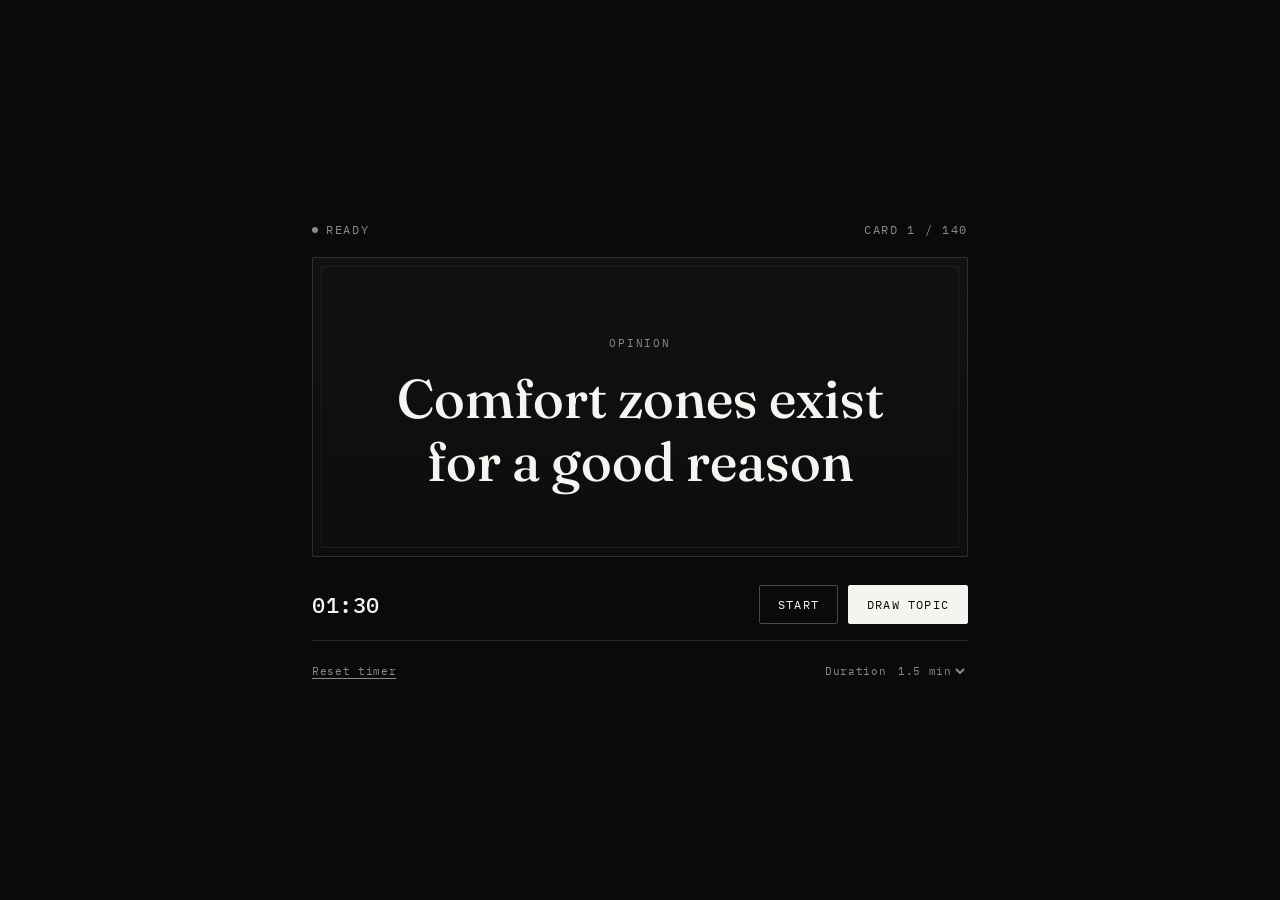
<file: speak.html>
<!DOCTYPE html>
<html lang="en">
<head>
<meta charset="UTF-8">
<meta name="viewport" content="width=device-width, initial-scale=1.0">
<title>Speak — impromptu practice</title>
<link rel="preconnect" href="https://fonts.googleapis.com">
<link rel="preconnect" href="https://fonts.gstatic.com" crossorigin>
<link href="https://fonts.googleapis.com/css2?family=Fraunces:opsz,wght@9..144,300;9..144,500;9..144,600&family=IBM+Plex+Mono:wght@400;500&display=swap" rel="stylesheet">
<style>
  :root{
    --ink:#0a0a0a;
    --paper:#f5f4f0;
    --paper-dim:#e9e7e0;
    --gray:#8a8a85;
    --line:#2a2a2a22;
  }
  *{box-sizing:border-box;}
  html,body{margin:0;padding:0;}
  body{
    background:var(--ink);
    color:var(--paper);
    font-family:'IBM Plex Mono', monospace;
    min-height:100vh;
    display:flex;
    align-items:center;
    justify-content:center;
    overflow-x:hidden;
  }

  .stage{
    width:100%;
    max-width:720px;
    padding:32px;
  }

  .eyebrow{
    display:flex;
    justify-content:space-between;
    align-items:baseline;
    font-size:12px;
    letter-spacing:0.14em;
    text-transform:uppercase;
    color:var(--gray);
    margin-bottom:20px;
  }
  .eyebrow .dot{
    display:inline-block;
    width:6px;
    height:6px;
    border-radius:50%;
    background:var(--gray);
    margin-right:8px;
    position:relative;
    top:-1px;
  }
  .dot.live{background:var(--paper);}

  .card{
    position:relative;
    border:1px solid #ffffff22;
    background:linear-gradient(180deg,#111 0%, #0d0d0d 100%);
    border-radius:2px;
    padding:64px 40px 48px;
    min-height:300px;
    display:flex;
    flex-direction:column;
    align-items:center;
    justify-content:center;
    text-align:center;
  }
  .card::before{
    content:"";
    position:absolute;
    inset:8px;
    border:1px solid #ffffff10;
    pointer-events:none;
  }

  .card-label{
    font-size:11px;
    letter-spacing:0.18em;
    text-transform:uppercase;
    color:var(--gray);
    margin-bottom:18px;
  }

  .topic{
    font-family:'Fraunces', serif;
    font-weight:500;
    font-size:clamp(2rem, 7vw, 3.4rem);
    line-height:1.15;
    color:var(--paper);
    max-width:520px;
  }

  @keyframes cardIn{
    0%{ opacity:0; transform:translateY(14px) rotate(-0.6deg); }
    100%{ opacity:1; transform:translateY(0) rotate(0deg); }
  }
  .card.animate{
    animation:cardIn 0.38s cubic-bezier(.2,.8,.2,1);
  }

  .controls{
    display:flex;
    align-items:center;
    justify-content:space-between;
    margin-top:28px;
    gap:16px;
    flex-wrap:wrap;
  }

  .timer{
    font-family:'IBM Plex Mono', monospace;
    font-size:15px;
    letter-spacing:0.04em;
    color:var(--paper);
    display:flex;
    align-items:center;
    gap:10px;
  }
  .timer .clock{
    font-size:22px;
    font-weight:500;
    min-width:64px;
  }
  .timer.warn .clock{color:#e0d9c8;}
  .timer.done .clock{color:var(--paper);}

  .bar{
    width:100%;
    height:1px;
    background:#ffffff20;
    margin-top:16px;
    position:relative;
  }
  .bar-fill{
    position:absolute;
    left:0; top:0; bottom:0;
    background:var(--paper);
    width:0%;
    transition:width 1s linear;
  }

  button{
    font-family:'IBM Plex Mono', monospace;
    background:transparent;
    color:var(--paper);
    border:1px solid #ffffff40;
    padding:11px 18px;
    font-size:12px;
    letter-spacing:0.1em;
    text-transform:uppercase;
    cursor:pointer;
    border-radius:2px;
    transition:background 0.15s ease, border-color 0.15s ease, color 0.15s ease;
  }
  button:hover{ background:#ffffff12; border-color:#ffffff70; }
  button:active{ transform:scale(0.98); }
  button:focus-visible{ outline:2px solid var(--paper); outline-offset:2px; }
  button:disabled{ opacity:0.4; cursor:default; }

  button.primary{
    background:var(--paper);
    color:var(--ink);
    border-color:var(--paper);
  }
  button.primary:hover{ background:#e6e4dd; }

  .btn-row{ display:flex; gap:10px; }

  .footer-row{
    display:flex;
    justify-content:space-between;
    align-items:center;
    margin-top:22px;
    font-size:11px;
    color:var(--gray);
    letter-spacing:0.06em;
  }
  .footer-row a, .footer-row span.link{
    color:var(--gray);
    cursor:pointer;
    text-decoration:underline;
    text-underline-offset:3px;
  }
  .footer-row a:hover, .footer-row span.link:hover{ color:var(--paper); }

  select{
    font-family:'IBM Plex Mono', monospace;
    background:transparent;
    color:var(--gray);
    border:none;
    font-size:11px;
    letter-spacing:0.06em;
    cursor:pointer;
  }
  select:focus-visible{ outline:2px solid var(--paper); }
  option{ background:#111; color:var(--paper); }

  .error-msg{
    font-size:12px;
    color:var(--gray);
    text-align:center;
    margin-top:14px;
    line-height:1.6;
    display:none;
  }
  .error-msg.show{ display:block; }
  .error-msg code{
    background:#ffffff12;
    padding:1px 5px;
    border-radius:2px;
  }

  @media (prefers-reduced-motion: reduce){
    .card.animate{ animation:none; }
  }

  @media (max-width:480px){
    .card{ padding:48px 24px 36px; min-height:240px; }
    .stage{ padding:20px; }
  }
</style>
</head>
<body>

<div class="stage">
  <div class="eyebrow">
    <span><span class="dot" id="statusDot"></span><span id="statusText">loading</span></span>
    <span id="deckCount">—</span>
  </div>

  <div class="card animate" id="card">
    <div class="card-label" id="categoryLabel">topic</div>
    <div class="topic" id="topicText">Fetching topics…</div>
  </div>

  <div class="controls">
    <div class="timer" id="timerWrap">
      <span class="clock" id="clock">01:30</span>
    </div>
    <div class="btn-row">
      <button id="startBtn" disabled>Start</button>
      <button id="drawBtn" class="primary" disabled>Draw topic</button>
    </div>
  </div>

  <div class="bar"><div class="bar-fill" id="barFill"></div></div>

  <div class="footer-row">
    <span class="link" id="resetBtn">Reset timer</span>
    <label>
      Duration
      <select id="durationSelect">
        <option value="60">1 min</option>
        <option value="90" selected>1.5 min</option>
        <option value="120">2 min</option>
        <option value="180">3 min</option>
      </select>
    </label>
  </div>

  <div class="error-msg" id="errorMsg"></div>
</div>

<script>
let topics = [];
let deck = [];
let deckIndex = 0;
let timerId = null;
let remaining = 90;
let duration = 90;
let running = false;

const cardEl = document.getElementById('card');
const topicText = document.getElementById('topicText');
const categoryLabel = document.getElementById('categoryLabel');
const deckCount = document.getElementById('deckCount');
const clock = document.getElementById('clock');
const barFill = document.getElementById('barFill');
const startBtn = document.getElementById('startBtn');
const drawBtn = document.getElementById('drawBtn');
const resetBtn = document.getElementById('resetBtn');
const durationSelect = document.getElementById('durationSelect');
const statusDot = document.getElementById('statusDot');
const statusText = document.getElementById('statusText');
const timerWrap = document.getElementById('timerWrap');
const errorMsg = document.getElementById('errorMsg');

function shuffle(arr){
  const a = arr.slice();
  for(let i = a.length - 1; i > 0; i--){
    const j = Math.floor(Math.random() * (i + 1));
    [a[i], a[j]] = [a[j], a[i]];
  }
  return a;
}

function newDeck(){
  deck = shuffle(topics);
  deckIndex = 0;
}

function formatTime(sec){
  const m = Math.floor(sec / 60).toString().padStart(2, '0');
  const s = Math.floor(sec % 60).toString().padStart(2, '0');
  return m + ':' + s;
}

function updateClock(){
  clock.textContent = formatTime(remaining);
  const pct = 100 - (remaining / duration) * 100;
  barFill.style.width = pct + '%';
  timerWrap.classList.toggle('warn', remaining <= 10 && remaining > 0);
  timerWrap.classList.toggle('done', remaining === 0);
}

function drawTopic(){
  if(topics.length === 0) return;
  if(deckIndex >= deck.length) newDeck();
  const [category, text] = deck[deckIndex];
  deckIndex++;
  categoryLabel.textContent = category;
  topicText.textContent = text;
  deckCount.textContent = 'card ' + deckIndex + ' / ' + deck.length;
  cardEl.classList.remove('animate');
  void cardEl.offsetWidth;
  cardEl.classList.add('animate');
  stopTimer();
  remaining = duration;
  updateClock();
}

function stopTimer(){
  running = false;
  clearInterval(timerId);
  startBtn.textContent = 'Start';
  statusDot.classList.remove('live');
  statusText.textContent = 'ready';
}

function tick(){
  remaining--;
  updateClock();
  if(remaining <= 0){
    stopTimer();
    statusText.textContent = "time's up";
  }
}

function startTimer(){
  if(running){
    stopTimer();
    return;
  }
  if(remaining <= 0) remaining = duration;
  running = true;
  startBtn.textContent = 'Pause';
  statusDot.classList.add('live');
  statusText.textContent = 'speaking';
  timerId = setInterval(tick, 1000);
}

function enableControls(){
  startBtn.disabled = false;
  drawBtn.disabled = false;
}

function showError(message){
  errorMsg.innerHTML = message;
  errorMsg.classList.add('show');
  topicText.textContent = 'Could not load topics';
  statusText.textContent = 'error';
}

async function loadTopics(){
  try{
    const res = await fetch('topics.json', { cache: 'no-store' });
    if(!res.ok) throw new Error('HTTP ' + res.status);
    const data = await res.json();
    if(!Array.isArray(data) || data.length === 0) throw new Error('empty topics.json');
    topics = data;
    newDeck();
    statusText.textContent = 'ready';
    enableControls();
    drawTopic();
  }catch(err){
    showError(
      "Couldn't load <code>topics.json</code>. If you opened this file directly " +
      "(file://), browsers block local fetches — run a tiny local server instead, e.g. " +
      "<code>python3 -m http.server</code> in this folder, then open " +
      "<code>http://localhost:8000/speak.html</code>."
    );
  }
}

drawBtn.addEventListener('click', drawTopic);
startBtn.addEventListener('click', startTimer);
resetBtn.addEventListener('click', () => {
  stopTimer();
  remaining = duration;
  updateClock();
});
durationSelect.addEventListener('change', (e) => {
  duration = parseInt(e.target.value, 10);
  stopTimer();
  remaining = duration;
  updateClock();
});

updateClock();
loadTopics();
</script>

</body>
</html>
</file>
